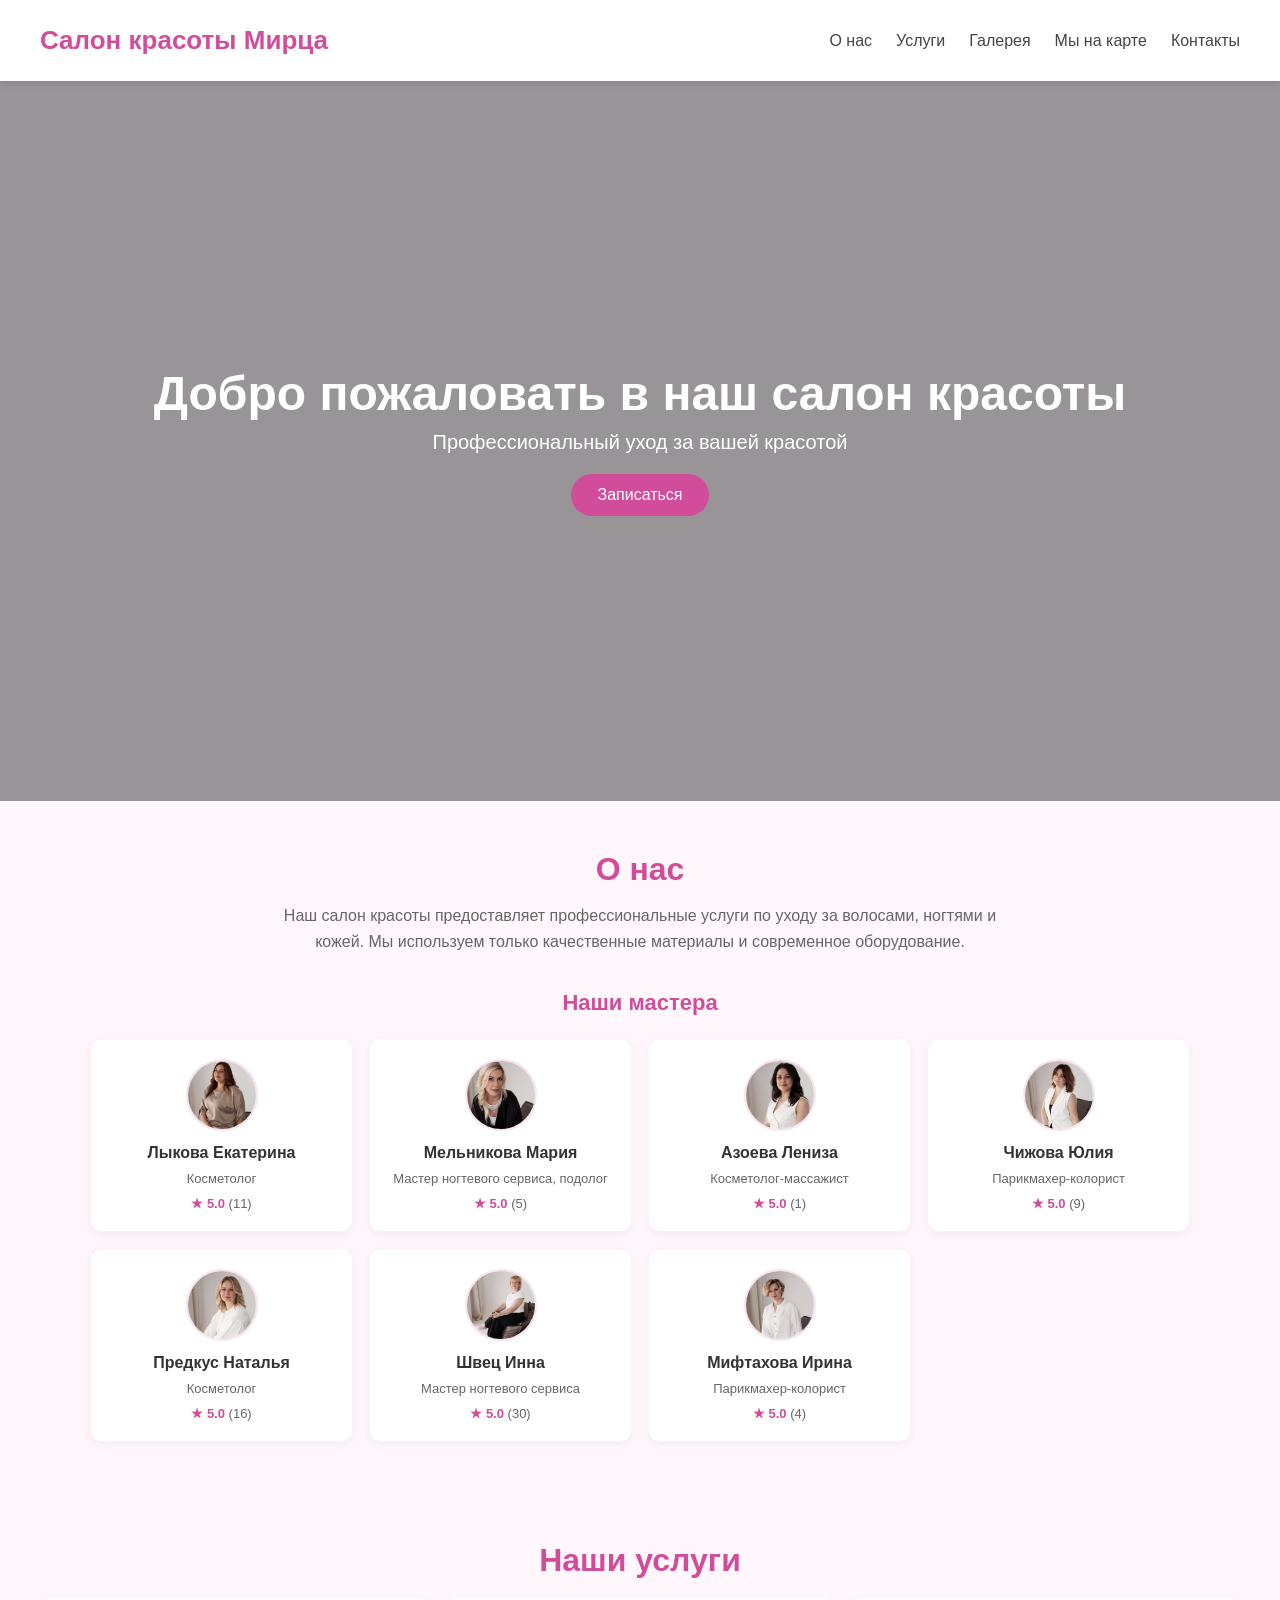
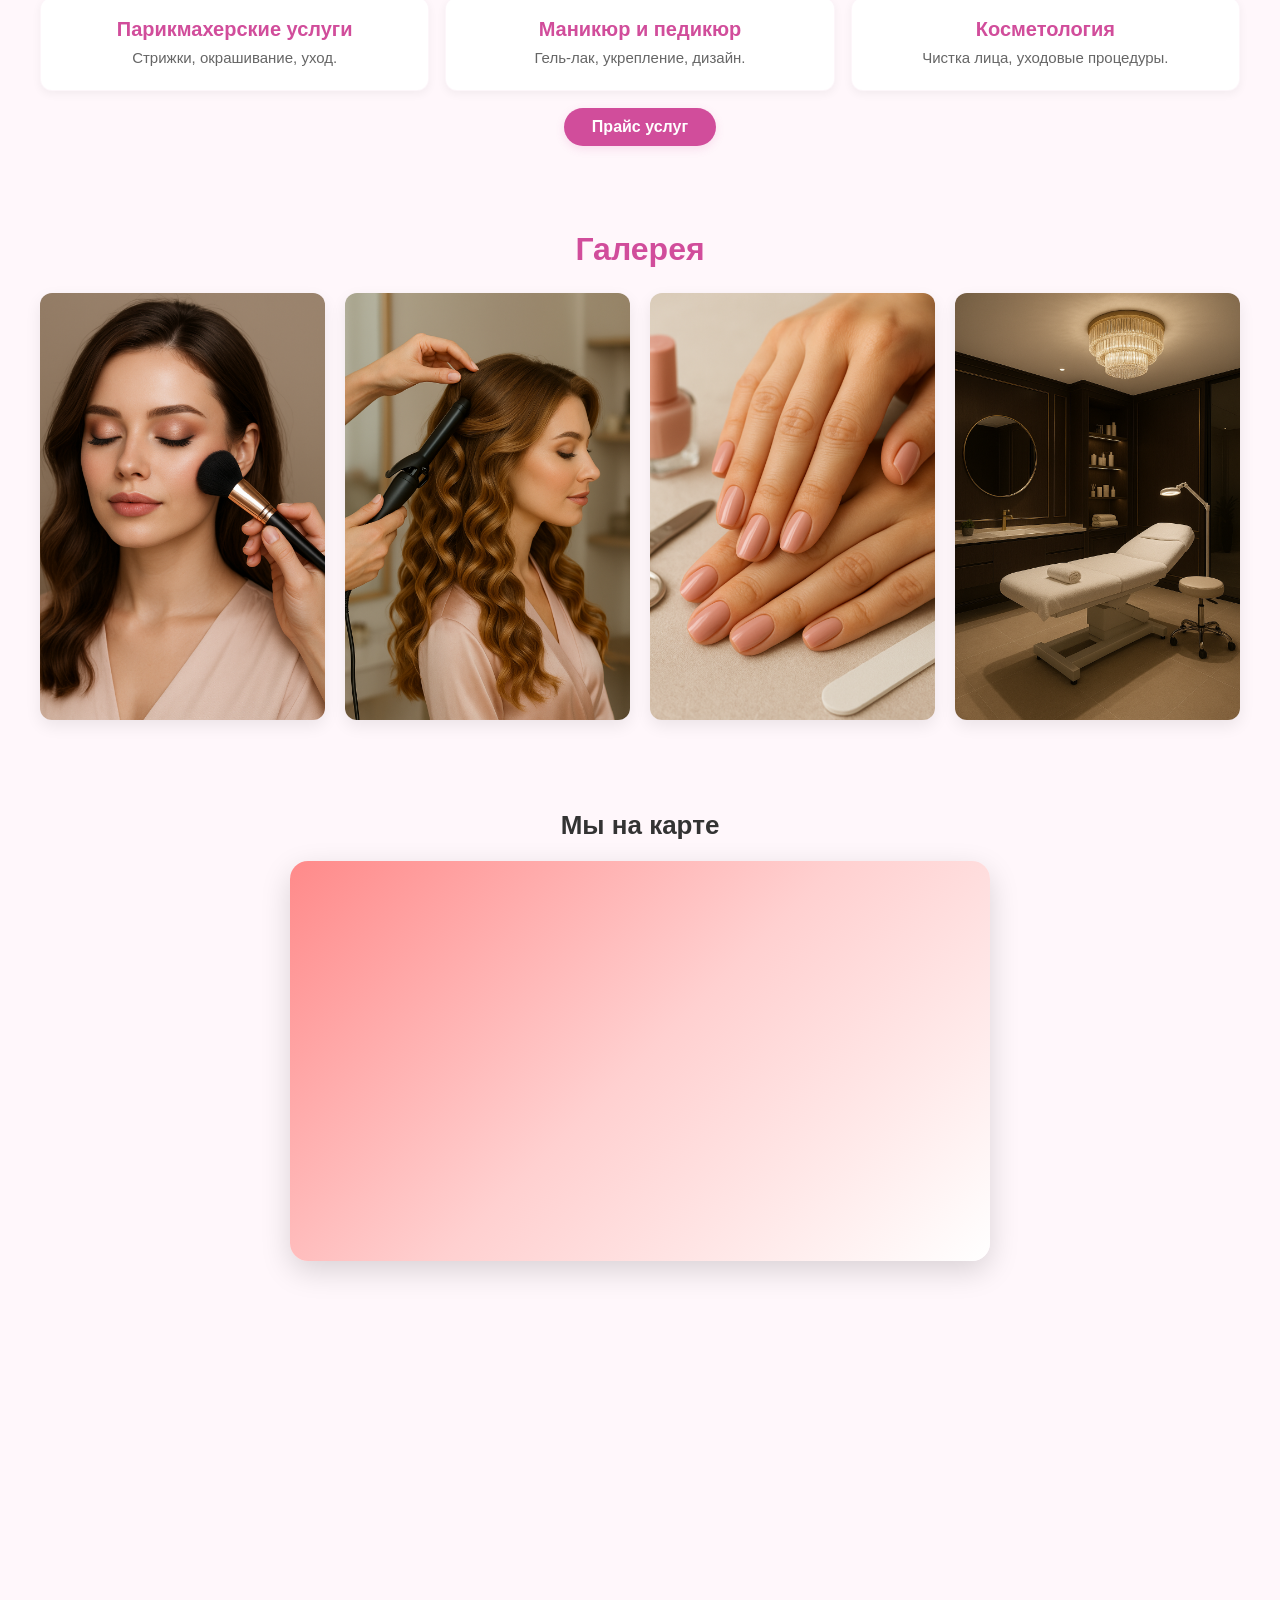
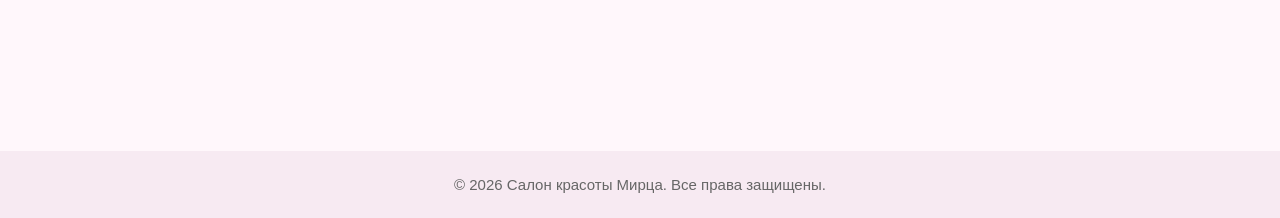
<file: index.html>
<!DOCTYPE html>
<html lang="ru">
<head>
  <meta charset="UTF-8" />
  <meta name="viewport" content="width=device-width, initial-scale=1.0" />
  <title>Мирца</title>
  <link rel="stylesheet" href="styles.css" />
  <link rel="icon" type="image/x-icon" href="/favicon.ico">
  
  <style>
    /* Временные стили для проверки формы */
    .contact-form input.error-field,
    .contact-form textarea.error-field {
      border-color: #d14d9b;
      box-shadow: 0 0 0 3px rgba(209,77,155,0.1);
    }
  </style>
</head>
<body>
	
  <header id="top" class="header">
    <div class="logo">Салон красоты Мирца</div>
    <nav class="nav">
        <a href="#about">О нас</a>
        <a href="#services">Услуги</a>
        <a href="#gallery">Галерея</a>
		<a href="#map">Мы на карте</a>
        <a href="#contacts">Контакты</a>
    </nav>
    <div class="burger">
        <span></span>
        <span></span>
        <span></span>
    </div>
</header>
	<div class="page">
  <section class="hero">
    <h1>Добро пожаловать в наш салон красоты</h1>
    <p>Профессиональный уход за вашей красотой</p>
    <a href="#contacts" class="btn">Записаться</a>
  </section>

  <section id="about" class="section section--about">
    <h2>О нас</h2>
    <p class="about-intro">Наш салон красоты предоставляет профессиональные услуги по уходу за волосами, ногтями и кожей. Мы используем только качественные материалы и современное оборудование.</p>

    <div class="about-masters">
      <h3 class="about-masters__title">Наши мастера</h3>
      <div class="masters-grid">
        <article class="master-card">
          <img class="master-card__avatar" src="images/masters/lykova.jpg" alt="Лыкова Екатерина" width="72" height="72" loading="lazy">
          <h4 class="master-card__name">Лыкова Екатерина</h4>
          <p class="master-card__role">Косметолог</p>
          <p class="master-card__rating">★ 5.0 <span>(11)</span></p>
        </article>

        <article class="master-card">
          <img class="master-card__avatar" src="images/masters/melnikova.jpg" alt="Мельникова Мария" width="72" height="72" loading="lazy">
          <h4 class="master-card__name">Мельникова Мария</h4>
          <p class="master-card__role">Мастер ногтевого сервиса, подолог</p>
          <p class="master-card__rating">★ 5.0 <span>(5)</span></p>
        </article>

        <article class="master-card">
          <img class="master-card__avatar" src="images/masters/azoeva.jpg" alt="Азоева Лениза" width="72" height="72" loading="lazy">
          <h4 class="master-card__name">Азоева Лениза</h4>
          <p class="master-card__role">Косметолог-массажист</p>
          <p class="master-card__rating">★ 5.0 <span>(1)</span></p>
        </article>

        <article class="master-card">
          <img class="master-card__avatar" src="images/masters/chizhova.jpg" alt="Чижова Юлия" width="72" height="72" loading="lazy">
          <h4 class="master-card__name">Чижова Юлия</h4>
          <p class="master-card__role">Парикмахер-колорист</p>
          <p class="master-card__rating">★ 5.0 <span>(9)</span></p>
        </article>

        <article class="master-card">
          <img class="master-card__avatar" src="images/masters/predkus.jpg" alt="Предкус Наталья" width="72" height="72" loading="lazy">
          <h4 class="master-card__name">Предкус Наталья</h4>
          <p class="master-card__role">Косметолог</p>
          <p class="master-card__rating">★ 5.0 <span>(16)</span></p>
        </article>

        <article class="master-card">
          <img class="master-card__avatar" src="images/masters/shvets.jpg" alt="Швец Инна" width="72" height="72" loading="lazy">
          <h4 class="master-card__name">Швец Инна</h4>
          <p class="master-card__role">Мастер ногтевого сервиса</p>
          <p class="master-card__rating">★ 5.0 <span>(30)</span></p>
        </article>

        <article class="master-card">
          <img class="master-card__avatar" src="images/masters/miftahova.jpg" alt="Мифтахова Ирина" width="72" height="72" loading="lazy">
          <h4 class="master-card__name">Мифтахова Ирина</h4>
          <p class="master-card__role">Парикмахер-колорист</p>
          <p class="master-card__rating">★ 5.0 <span>(4)</span></p>
        </article>

      </div>
    </div>
  </section>

  <section id="services" class="section">
    <h2>Наши услуги</h2>
    <div class="services-grid">
      <div class="service-card">
        <h3>Парикмахерские услуги</h3>
        <p>Стрижки, окрашивание, уход.</p>
      </div>
      <div class="service-card">
        <h3>Маникюр и педикюр</h3>
        <p>Гель-лак, укрепление, дизайн.</p>
      </div>
      <div class="service-card">
        <h3>Косметология</h3>
        <p>Чистка лица, уходовые процедуры.</p>
      </div>
		</div>
		<a href="#" class="btn" id="openPrice">Прайс услуг</a>
  </section>

  <section id="gallery" class="section gallery">
    <h2>Галерея</h2>
    <div class="gallery-grid">
      <img src="images/makeup.png" alt="makeup" />
      <img src="images/styling.png" alt="styling" />
      <img src="images/manicure.png" alt="manicure" />
      <img src="images/interior1.png" alt="interior" />
    </div>
  </section>

	<section id="map" class="map-section">
    <h2 class="map-title">Мы на карте</h2>
    
    <div class="map-wrapper">
        <iframe
            src="https://yandex.ru/map-widget/v1/?ll=43.058604%2C44.061598&mode=search&oid=1846280213&ol=biz&z=14.69"
            frameborder="0"
            allowfullscreen="true">
        </iframe>
    </div>
	</section>	

  <section id="contacts" class="section">
    <h2>Контакты</h2>
    <p>Адрес: Московская ул., 99, Пятигорск</p>
    <p>Телефон: +7 (938) 653-65-65</p>
    <form class="contact-form" method="POST" action="#" novalidate>

  <div class="form-group">
    <input type="text" name="name" id="name" placeholder="Ваше имя" required>
    <div class="error"></div>
  </div>

  <div class="form-group">
    <input type="text" name="phone" id="phone" placeholder="Ваш телефон" required>
    <div class="error"></div>
  </div>

  <div class="form-group">
    <textarea name="message" id="message" placeholder="Ваше сообщение" required></textarea>
    <div class="error"></div>
  </div>

  <button type="submit">Отправить</button>
	
</form>
	
  </section>

  <footer class="footer">© 2026 Салон красоты Мирца. Все права защищены.</footer>
	
	<script src="validate.js"></script>
	<script src="menu.js"></script>
	
	<script>
  // Автоматическое обновление версии CSS
  const cssLink = document.querySelector('link[href="styles.css"]');

  if (cssLink) {
    const version = Date.now();
    cssLink.href = `styles.css?v=${version}`;
  }
	</script>
	</div>
	<div class="menu-overlay"></div>
	<div class="price-modal" id="priceModal">
  <div class="price-modal__content">
    <button class="price-modal__close" id="closePrice">×</button>
    <h2>Прайс услуг</h2>
    <p class="price-modal__subtitle">Выберите услугу и запишитесь прямо сейчас</p>

    <div class="price-grid">

      <div class="price-card">
        <div class="price-card__image service-label hair-service">
          <div class="service-text">Укладка волос</div>
		</div>        
        <p class="price-card__description">Выбирая "Укладку волос", вы выбираете качество. Профессиональный подход и уютная атмосфера ждут вас. Салон красоты Мирца Пятигорск.</p>
        <div class="price-card__footer">
          <span class="price-card__price">2000 ₽</span>
          <a href="#contacts" class="price-card__action close-price-btn">Записаться</a>
        </div>
      </div>

      <div class="price-card">
        <div class="price-card__image service-label hair-service">
          <div class="service-text">Укладка локоны на брашинг</div>
        </div>
        <p class="price-card__description">Сочетание заботы и мастерства. Комфорт, внимание к деталям и превосходный результат.</p>
        <div class="price-card__footer">
          <span class="price-card__price">1400 ₽</span>
          <a href="#contacts" class="price-card__action close-price-btn">Записаться</a>
        </div>
      </div>

      <div class="price-card">
        <div class="price-card__image service-label hair-service">
          <div class="service-text">Укладка волос</div>
        </div>
        <p class="price-card__description">Профессиональный подход и уютная атмосфера для идеального результата.</p>
        <div class="price-card__footer">
          <span class="price-card__price">1200 ₽</span>
          <a href="#contacts" class="price-card__action close-price-btn">Записаться</a>
        </div>
      </div>

      <div class="price-card">
        <div class="price-card__image service-label hair-service">
          <div class="service-text">Женская стрижка</div>
        </div>
        <p class="price-card__description">Индивидуальный подход и подчёркивание вашей естественной красоты.</p>
        <div class="price-card__footer">
          <span class="price-card__price">1800 ₽</span>
          <a href="#contacts" class="price-card__action close-price-btn">Записаться</a>
        </div>
      </div>

      <div class="price-card">
        <div class="price-card__image service-label hair-service">
          <div class="service-text">Мужская стрижка</div>
        </div>
        <p class="price-card__description">Чёткие линии, стиль и уверенный внешний вид.</p>
        <div class="price-card__footer">
          <span class="price-card__price">1000 ₽</span>
          <a href="#contacts" class="price-card__action close-price-btn">Записаться</a>
        </div>
      </div>

      <div class="price-card">
        <div class="price-card__image service-label hair-service">
          <div class="service-text">Окрашивание в один тон</div>
        </div>
        <p class="price-card__description">Глубокий цвет и блеск с бережным отношением к волосам.</p>
        <div class="price-card__footer">
          <span class="price-card__price">3500 ₽</span>
          <a href="#contacts" class="price-card__action close-price-btn">Записаться</a>
        </div>
      </div>

      <div class="price-card">
        <div class="price-card__image service-label hair-service">
          <div class="service-text">Сложное окрашивание</div>
        </div>
        <p class="price-card__description">AirTouch, Balayage, Shatush — индивидуальный подбор оттенков.</p>
        <div class="price-card__footer">
          <span class="price-card__price">от 6000 ₽</span>
          <a href="#contacts" class="price-card__action close-price-btn">Записаться</a>
        </div>
      </div>

      <div class="price-card">
        <div class="price-card__image service-label hair-service">
          <div class="service-text">Ботокс / Кератин</div>
        </div>
        <p class="price-card__description">Восстановление структуры, гладкость и блеск волос.</p>
        <div class="price-card__footer">
          <span class="price-card__price">3000 ₽</span>
          <a href="#contacts" class="price-card__action close-price-btn">Записаться</a>
        </div>
      </div>

      <div class="price-card">
        <div class="price-card__image service-label nails-service">
          <div class="service-text">Маникюр классический</div>
        </div>
        <p class="price-card__description">Аккуратная обработка и эстетика в каждой детали.</p>
        <div class="price-card__footer">
          <span class="price-card__price">900 ₽</span>
          <a href="#contacts" class="price-card__action close-price-btn">Записаться</a>
        </div>
      </div>

      <div class="price-card">
        <div class="price-card__image service-label nails-service">
          <div class="service-text">Маникюр с гель-лаком</div>
        </div>
        <p class="price-card__description">Стойкое покрытие и ухоженный вид до 3 недель.</p>
        <div class="price-card__footer">
          <span class="price-card__price">1600 ₽</span>
          <a href="#contacts" class="price-card__action close-price-btn">Записаться</a>
        </div>
      </div>

      <div class="price-card">
        <div class="price-card__image service-label nails-service">
          <div class="service-text">Педикюр</div>
        </div>
        <p class="price-card__description">Комфортная процедура и аккуратный результат.</p>
        <div class="price-card__footer">
          <span class="price-card__price">1800 ₽</span>
          <a href="#contacts" class="price-card__action close-price-btn">Записаться</a>
        </div>
      </div>

      <div class="price-card">
        <div class="price-card__image service-label nails-service">
          <div class="service-text">Уход за лицом</div>
        </div>
        <p class="price-card__description">Свежесть, сияние и профессиональный уход.</p>
        <div class="price-card__footer">
          <span class="price-card__price">2500 ₽</span>
          <a href="#contacts" class="price-card__action close-price-btn">Записаться</a>
        </div>
      </div>

    </div>
  </div>
</div>
</body>
</html>
</file>
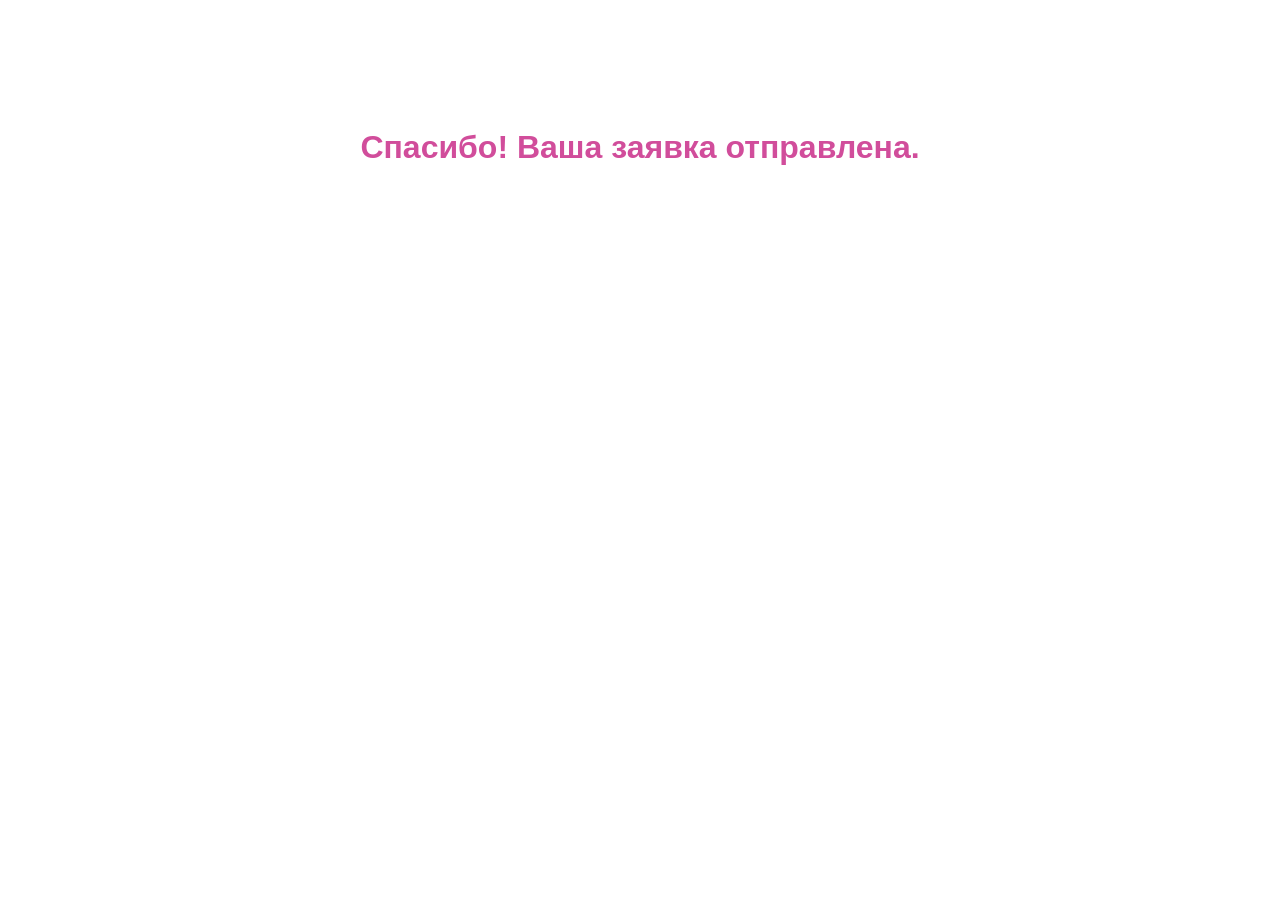
<file: thankyou.html>
<!DOCTYPE html>
<html lang="ru">
<head>
  <meta charset="UTF-8">
  <title>Спасибо!</title>
  <style>
    body {
      font-family: sans-serif;
      text-align: center;
      padding-top: 100px;
      color: #d14d9b;
    }
  </style>
</head>
<body>
  <h1>Спасибо! Ваша заявка отправлена.</h1>
</body>
</html>
</file>
<file: styles.css>
/* Основные стили для сайта-визитки салона красоты */

* {
  margin: 0;
  padding: 0;
  box-sizing: border-box;
  font-family: "Segoe UI", sans-serif;
}

:root {
  --primary: #d14d9b;
  --primary-dark: #b83f87;
  --bg: #fff7fb;
  --white: #fff;
  --gray: #666;
}

body {
  background: var(--bg);
  color: #333;
  overflow-x: hidden;
}

/* HEADER - ВЫШЕ ОВЕРЛЕЯ */
.header {
  display: flex;
  justify-content: space-between;
  align-items: center;
  padding: 20px 40px;
  background: var(--white);
  box-shadow: 0 2px 8px rgba(0,0,0,0.1);
  position: sticky;
  top: 0;
  z-index: 2000;
}

.logo {
  font-size: 26px;
  font-weight: bold;
  color: var(--primary);
  cursor: pointer;
  transition: opacity 0.3s;
  padding: 5px 0;
  user-select: none;
}

.logo:hover {
  opacity: 0.8;
}

/* HERO */
.hero {
  background: linear-gradient(rgba(0,0,0,0.4), rgba(0,0,0,0.4)), url('https://n1s2.hsmedia.ru/cd/70/9a/cd709a7eae20fd0a58c5364a9e1302ef/1000x745_0xac120003_861746761603794264.webp') no-repeat center/cover;
  height: 80vh;
  display: flex;
  flex-direction: column;
  justify-content: center;
  align-items: center;
  text-align: center;
  color: white;
  padding: 20px;
}

.hero h1 {
  font-size: 48px;
  margin-bottom: 10px;
}

.hero p {
  font-size: 20px;
  margin-bottom: 20px;
}

/* ОБЩАЯ КНОПКА */
.btn {
  background: var(--primary);
  padding: 12px 26px;
  border-radius: 30px;
  color: white;
  text-decoration: none;
  transition: 0.3s;
  display: inline-block;
  font-weight: 500;
}

.btn:hover {
  background: var(--primary-dark);
  transform: translateY(-2px);
  box-shadow: 0 6px 15px rgba(209, 77, 155, 0.3);
}

/* GENERAL SECTIONS */
.section {
  padding: 50px 40px;
  text-align: center;
}

.section h2 {
  font-size: 32px;
  margin-bottom: 15px;
  color: var(--primary);
}

/* ================================ */
/* ABOUT — МАСТЕРА */
/* ================================ */

.section--about .about-intro {
  max-width: 720px;
  margin: 0 auto 36px;
  line-height: 1.6;
  color: var(--gray);
}

.about-masters {
  margin-top: 8px;
}

.about-masters__title {
  font-size: 22px;
  font-weight: 600;
  color: var(--primary);
  margin-bottom: 22px;
}

.masters-grid {
  display: grid;
  grid-template-columns: repeat(auto-fill, minmax(220px, 1fr));
  gap: 16px;
  max-width: 1100px;
  margin: 0 auto;
  text-align: left;
}

.master-card {
  display: flex;
  flex-direction: column;
  align-items: center;
  text-align: center;
  padding: 20px 16px;
  background: var(--white);
  border-radius: 12px;
  box-shadow: 0 3px 10px rgba(0, 0, 0, 0.05);
  border: 1px solid rgba(209, 77, 155, 0.08);
  transition: transform 0.25s ease, box-shadow 0.25s ease;
}

.master-card:hover {
  transform: translateY(-3px);
  box-shadow: 0 6px 16px rgba(209, 77, 155, 0.12);
}

.master-card__avatar {
  width: 72px;
  height: 72px;
  margin-bottom: 12px;
  border-radius: 50%;
  object-fit: cover;
  flex-shrink: 0;
  border: 2px solid rgba(209, 77, 155, 0.15);
}

.master-card__avatar--placeholder {
  display: flex;
  align-items: center;
  justify-content: center;
  font-size: 15px;
  font-weight: 700;
  color: var(--primary);
  background: linear-gradient(135deg, #ffd6e7, #ffc2d1);
  letter-spacing: 0.5px;
  object-fit: unset;
}

.master-card__name {
  font-size: 16px;
  font-weight: 600;
  color: #333;
  margin-bottom: 6px;
  line-height: 1.3;
}

.master-card__role {
  font-size: 13px;
  line-height: 1.4;
  color: var(--gray);
  margin-bottom: 8px;
  flex-grow: 1;
}

.master-card__rating {
  font-size: 13px;
  font-weight: 600;
  color: var(--primary);
  margin: 0;
}

.master-card__rating span {
  font-weight: 400;
  color: var(--gray);
}

@media (max-width: 480px) {
  .masters-grid {
    grid-template-columns: repeat(2, 1fr);
    gap: 12px;
  }

  .master-card {
    padding: 16px 10px;
  }

  .master-card__avatar {
    width: 64px;
    height: 64px;
  }

  .master-card__avatar--placeholder {
    font-size: 13px;
  }

  .master-card__name {
    font-size: 14px;
  }

  .master-card__role {
    font-size: 12px;
  }
}

/* ================================ */
/* SERVICES SECTION - МИНИМАЛИСТИЧНО */
/* ================================ */

#services {
  padding-bottom: 35px;
}

.services-grid {
  display: grid;
  grid-template-columns: repeat(auto-fit, minmax(250px, 1fr));
  gap: 16px;
  margin-top: 18px;
  margin-bottom: 5px;
}

.service-card {
  padding: 20px;
  background: var(--white);
  border-radius: 12px;
  box-shadow: 0 3px 10px rgba(0,0,0,0.05);
  transition: all 0.25s ease;
  border: 1px solid rgba(209, 77, 155, 0.05);
}

.service-card:hover {
  transform: translateY(-3px);
  box-shadow: 0 6px 16px rgba(209, 77, 155, 0.1);
}

.service-card h3 {
  color: var(--primary);
  margin-bottom: 6px;
  font-size: 20px;
  font-weight: 600;
}

.service-card p {
  color: var(--gray);
  line-height: 1.5;
  font-size: 15px;
  margin: 0;
}

/* Кнопка Прайс услуг - прилегает плотно */
#openPrice {
  display: inline-block;
  margin-top: 12px;
  text-align: center;
  padding: 10px 28px;
  font-size: 16px;
  font-weight: 600;
  background: var(--primary);
  box-shadow: 0 3px 10px rgba(209, 77, 155, 0.15);
  border-radius: 25px;
  border: none;
  transition: all 0.25s ease;
  color: white;
  text-decoration: none;
}

#openPrice:hover {
  background: var(--primary-dark);
  transform: translateY(-2px);
  box-shadow: 0 5px 15px rgba(209, 77, 155, 0.25);
}

/* GALLERY */
.gallery-grid {
  display: grid;
  grid-template-columns: repeat(auto-fit, minmax(250px, 1fr));
  gap: 20px;
  margin-top: 25px;
}

.gallery-grid img {
  width: 100%;
  border-radius: 12px;
  box-shadow: 0 6px 16px rgba(0,0,0,0.08);
  transition: all 0.4s ease;
}

.gallery-grid img:hover {
  transform: scale(1.03);
  box-shadow: 0 12px 24px rgba(0,0,0,0.12);
}

/* CONTACT FORM */
.contact-form {
  display: flex;
  flex-direction: column;
  width: 100%;
  max-width: 420px;
  margin: 20px auto 0;
}

.form-group {
  display: flex;
  flex-direction: column;
  width: 100%;
  margin-bottom: 4px;
}

.contact-form input,
.contact-form textarea {
  width: 100%;
  padding: 14px;
  margin-bottom: 0;
  border-radius: 10px;
  border: 1px solid #ddd;
  font-size: 16px;
  transition: 0.3s;
}

.contact-form input:focus,
.contact-form textarea:focus {
  outline: none;
  border-color: var(--primary);
  box-shadow: 0 0 0 3px rgba(209, 77, 155, 0.1);
}

.contact-form textarea.message-prefilled {
  border-color: var(--primary);
  box-shadow: 0 0 0 3px rgba(209, 77, 155, 0.12);
}

.contact-form button {
  background: linear-gradient(135deg, var(--primary), var(--primary-dark));
  color: white;
  padding: 16px;
  border-radius: 30px;
  cursor: pointer;
  transition: all 0.4s ease;
  border: none;
  font-size: 18px;
  font-weight: 600;
  margin-top: 15px;
  letter-spacing: 0.5px;
}

.contact-form button:hover {
  transform: translateY(-3px);
  box-shadow: 0 8px 20px rgba(209, 77, 155, 0.3);
}

/* FOOTER */
.footer {
  text-align: center;
  padding: 25px;
  background: #f7eaf2;
  color: #666;
  margin-top: 40px;
  font-size: 15px;
}

/* MAP SECTION */
.map-section {
  text-align: center;
  margin-top: 40px;
}

.map-title {
  font-size: 26px;
  font-weight: 700;
  margin-bottom: 20px;
  color: #333;
}

/* MAP WRAPPER */
.map-wrapper {
  width: 100%;
  max-width: 700px;
  height: 400px;
  margin: 0 auto;
  border-radius: 18px;
  overflow: hidden;
  padding: 4px;
  background: linear-gradient(135deg, #ff8a8a, #ffd0d0, #fff);
  box-shadow: 0 10px 30px rgba(0,0,0,0.15);
  transition: all 0.4s ease;
}

.map-wrapper:hover {
  box-shadow: 0 15px 35px rgba(0,0,0,0.2);
  transform: translateY(-5px);
}

.map-wrapper iframe {
  width: 100%;
  height: 100%;
  border: none;
  border-radius: 16px;
  display: block;
}

/* АДАПТИВ КАРТЫ */
@media (max-width: 600px) {
  .map-wrapper {
    height: 300px;
    border-radius: 14px;
  }
  .map-title {
    font-size: 22px;
  }
}

@media (max-width: 400px) {
  .map-wrapper {
    height: 250px;
  }
}

/* ================================ */
/* 🌫 OVERLAY - ПОД ХЕДЕРОМ И МЕНЮ */
/* ================================ */
.menu-overlay {
  position: fixed;
  inset: 0;
  background: rgba(255, 255, 255, 0.1);
  backdrop-filter: blur(6px);
  -webkit-backdrop-filter: blur(6px);
  opacity: 0;
  visibility: hidden;
  transition: opacity 0.3s ease, visibility 0.3s ease;
  z-index: 999;
  pointer-events: none;
}

.menu-overlay.active {
  opacity: 1;
  visibility: visible;
  pointer-events: auto;
}

@supports not (backdrop-filter: blur(6px)) {
  .menu-overlay {
    background: rgba(255, 247, 251, 0.7);
  }
}

/* ================================ */
/* 🍔 BURGER MENU */
/* ================================ */

/* Базовые стили бургера */
.burger {
  display: none;
  flex-direction: column;
  width: 32px;
  cursor: pointer;
  z-index: 2001;
  position: relative;
}

.burger span {
  height: 3px;
  background: var(--primary);
  margin: 4px 0;
  border-radius: 3px;
  transition: 0.3s ease;
}

/* Анимация активного бургера */
.burger.active span:nth-child(1) {
  transform: translateY(8px) rotate(45deg);
}
.burger.active span:nth-child(2) {
  opacity: 0;
}
.burger.active span:nth-child(3) {
  transform: translateY(-8px) rotate(-45deg);
}

/* ================================ */
/* 📱 МОБИЛЬНАЯ ВЕРСИЯ (≤ 768px) */
/* ================================ */
@media (max-width: 768px) {
  .burger {
    display: flex;
  }
  
  /* Навигация */
  .nav {
    position: fixed;
    top: 70px;
    right: -220px;
    width: 200px;
    background: var(--white);
    padding: 20px 25px;
    box-shadow: 0 8px 24px rgba(0,0,0,0.15);
    border-radius: 12px 0 0 12px;
    display: flex;
    flex-direction: column;
    transition: right 0.35s ease;
    z-index: 2000;
  }
  
  .nav.open {
    right: 0;
  }
  
  .nav a {
    margin: 12px 0;
    font-size: 18px;
    color: #444;
    text-decoration: none;
    transition: color 0.3s;
    font-weight: 500;
  }
  
  .nav a:hover {
    color: var(--primary);
  }
}

/* ================================ */
/* 💻 ДЕСКТОПНАЯ ВЕРСИЯ (≥ 769px) */
/* ================================ */
@media (min-width: 769px) {
  /* Десктопная навигация */
  .nav {
    display: flex;
    gap: 24px;
    position: static;
    background: none;
    box-shadow: none;
    padding: 0;
  }
  
  .nav a {
    margin: 0;
    font-size: 16px;
    color: #444;
    text-decoration: none;
    transition: color 0.3s;
    padding: 8px 0;
    font-weight: 500;
  }
  
  .nav a:hover {
    color: var(--primary);
  }
  
  /* Бургер скрыт на десктопе */
  .burger {
    display: none;
  }
}

/* ================================ */
/* ✨ АНИМАЦИИ И ЭФФЕКТЫ */
/* ================================ */

/* Плавное появление секций */
.section {
  opacity: 0;
  transform: translateY(20px);
  transition: opacity 0.8s ease, transform 0.8s ease;
}

.section.visible {
  opacity: 1;
  transform: translateY(0);
}

/* Плавный скролл для всех браузеров */
html {
  scroll-behavior: smooth;
  scroll-padding-top: 40px;
}

/* Для старых браузеров */
[id] {
  scroll-margin-top: 40px;
}

/* ================================ */
/* 💎 PRICE MODAL - ОБНОВЛЕННЫЙ СТИЛЬ */
/* ================================ */

.price-modal {
  position: fixed;
  inset: 0;
  background: rgba(255, 247, 251, 0.85);
  backdrop-filter: blur(8px);
  -webkit-backdrop-filter: blur(8px);
  opacity: 0;
  visibility: hidden;
  transition: all 0.3s ease;
  z-index: 3000;
  display: flex;
  align-items: center;
  justify-content: center;
  padding: 20px;
}

.price-modal.active {
  opacity: 1;
  visibility: visible;
}

.price-modal__content {
  background: var(--white);
  width: 100%;
  max-width: 1000px;
  padding: 40px;
  border-radius: 20px;
  position: relative;
  box-shadow: 0 20px 50px rgba(0,0,0,0.1);
  max-height: 85vh;
  overflow-y: auto;
  border: 1px solid rgba(209, 77, 155, 0.15);
}

.price-modal__close {
  position: absolute;
  top: 20px;
  right: 25px;
  background: none;
  border: none;
  font-size: 32px;
  cursor: pointer;
  color: var(--primary);
  line-height: 1;
  padding: 0;
  width: 36px;
  height: 36px;
  display: flex;
  align-items: center;
  justify-content: center;
  border-radius: 50%;
  transition: 0.3s;
}

.price-modal__close:hover {
  background: rgba(209, 77, 155, 0.1);
}

.price-modal h2 {
  text-align: center;
  font-size: 32px;
  color: var(--primary);
  margin-bottom: 10px;
  font-weight: 700;
}

.price-modal__subtitle {
  text-align: center;
  color: #666;
  font-size: 16px;
  margin-bottom: 40px;
  max-width: 600px;
  margin-left: auto;
  margin-right: auto;
}

/* ================================ */
/* НОВЫЙ ДИЗАЙН КАРТОЧЕК ПРАЙСА */
/* ================================ */

.price-grid {
  display: grid;
  grid-template-columns: repeat(auto-fit, minmax(300px, 1fr));
  gap: 24px;
  margin-top: 30px;
}

.price-card {
  background: var(--white);
  border-radius: 16px;
  padding: 24px;
  text-align: left;
  transition: all 0.3s ease;
  border: 1px solid rgba(209, 77, 155, 0.15);
  box-shadow: 0 4px 12px rgba(0,0,0,0.05);
  display: flex;
  flex-direction: column;
  height: 100%;
}

.price-card:hover {
  transform: translateY(-5px);
  box-shadow: 0 12px 25px rgba(209, 77, 155, 0.15);
  border-color: rgba(209, 77, 155, 0.3);
}

.price-card__image {
  height: 200px;
  border-radius: 12px;
  overflow: hidden;
  margin-bottom: 20px;
  background: linear-gradient(135deg, #f9c5d1, #fbe7ef);
  position: relative;
}

.price-card__image img {
  width: 100%;
  height: 100%;
  object-fit: cover;
  display: block;
}

.price-card__category {
  font-size: 14px;
  color: var(--primary);
  text-transform: uppercase;
  font-weight: 600;
  letter-spacing: 0.5px;
  margin-bottom: 8px;
  display: inline-block;
}

.price-card__title {
  font-size: 22px;
  color: #333;
  margin-bottom: 15px;
  font-weight: 700;
  line-height: 1.3;
}

.price-card__description {
  font-size: 15px;
  color: #555;
  line-height: 1.6;
  margin-bottom: 20px;
  flex-grow: 1;
}

.price-card__footer {
  display: flex;
  justify-content: space-between;
  align-items: center;
  margin-top: auto;
  padding-top: 15px;
  border-top: 1px solid rgba(0,0,0,0.08);
}

.price-card__price {
  font-size: 24px;
  font-weight: 800;
  color: var(--primary);
}

.price-card__action {
  background: var(--primary);
  color: white;
  border: none;
  padding: 10px 22px;
  border-radius: 25px;
  font-size: 14px;
  font-weight: 600;
  cursor: pointer;
  transition: all 0.3s ease;
  text-decoration: none;
  display: inline-block;
}

.price-card__action:hover {
  background: var(--primary-dark);
  transform: translateY(-2px);
  box-shadow: 0 5px 15px rgba(209, 77, 155, 0.3);
}

/* Для карточек без изображений */
.price-card:not(:has(.price-card__image img)) .price-card__image {
  display: flex;
  align-items: center;
  justify-content: center;
  background: linear-gradient(135deg, #f0f0f0, #f8f8f8);
}

.price-card:not(:has(.price-card__image img)) .price-card__image::before {
  content: "✨";
  font-size: 40px;
  opacity: 0.7;
}

/* ================================ */
/* АДАПТИВ МОДАЛЬНОГО ОКНА */
/* ================================ */

@media (max-width: 768px) {
  .price-modal__content {
    padding: 30px 20px;
    margin: 10px;
    border-radius: 18px;
  }
  
  .price-grid {
    grid-template-columns: 1fr;
    gap: 20px;
  }
  
  .price-modal h2 {
    font-size: 28px;
  }
  
  .price-card__image {
    height: 180px;
  }
  
  .price-card__title {
    font-size: 20px;
  }
  
  .price-card__price {
    font-size: 22px;
  }
  
  .header {
    padding: 15px 20px;
  }
  
  .hero h1 {
    font-size: 36px;
  }
  
  .hero p {
    font-size: 18px;
  }
  
  .section {
    padding: 40px 20px;
  }
  
  .service-card {
    padding: 18px 16px;
  }
  
  .service-card h3 {
    font-size: 18px;
  }
  
  #openPrice {
    padding: 10px 24px;
    font-size: 15px;
  }
  
  .services-grid {
    gap: 14px;
    margin-top: 16px;
  }
}

@media (max-width: 480px) {
  .price-modal__content {
    padding: 25px 15px;
  }
  
  .price-card {
    padding: 20px;
  }
  
  .price-card__image {
    height: 160px;
  }
  
  .price-modal h2 {
    font-size: 24px;
  }
  
  .price-card__title {
    font-size: 18px;
  }
  
  .price-card__price {
    font-size: 20px;
  }
  
  .price-card__action {
    padding: 8px 18px;
    font-size: 13px;
  }
  
  .hero h1 {
    font-size: 28px;
  }
  
  .section h2 {
    font-size: 26px;
  }
  
  .services-grid {
    grid-template-columns: 1fr;
    gap: 12px;
  }
}

/* ================================ */
/* 🎨 СТИЛЬНЫЕ НАДПИСИ ВМЕСТО ФОТОГРАФИЙ */
/* ================================ */

.price-card__image.service-label {
  display: flex;
  align-items: center;
  justify-content: center;
  background: linear-gradient(135deg, #f9c5d1, #ffb6c1);
  position: relative;
  overflow: hidden;
}

.price-card__image.service-label::before {
  content: '';
  position: absolute;
  top: 0;
  left: 0;
  right: 0;
  bottom: 0;
  background: linear-gradient(45deg, 
    rgba(255,255,255,0.1) 0%, 
    rgba(255,255,255,0.2) 50%, 
    rgba(255,255,255,0.1) 100%);
  z-index: 1;
}

.price-card__image.service-label .service-text {
  position: relative;
  z-index: 2;
  font-size: 28px;
  font-weight: 800;
  color: var(--primary);
  text-align: center;
  padding: 20px;
  text-shadow: 2px 2px 4px rgba(0,0,0,0.1);
  letter-spacing: 1px;
  line-height: 1.2;
}

/* Разные стили для разных категорий услуг */
.price-card__image.hair-service {
  background: linear-gradient(135deg, #f9c5d1, #ffb6c1);
}

.price-card__image.hair-service .service-text {
  color: #b83f87;
}

.price-card__image.nails-service {
  background: linear-gradient(135deg, #ffd6e7, #ffc2d1);
}

.price-card__image.nails-service .service-text {
  color: #d14d9b;
}

.price-card__image.cosmetology-service {
  background: linear-gradient(135deg, #f0f8ff, #e6f7ff);
}

.price-card__image.cosmetology-service .service-text {
  color: #9b4dd1;
}

/* Декоративные элементы */
.price-card__image.service-label::after {
  content: '';
  position: absolute;
  top: 10px;
  right: 10px;
  width: 40px;
  height: 40px;
  background: url("data:image/svg+xml,%3Csvg xmlns='http://www.w3.org/2000/svg' viewBox='0 0 24 24' fill='rgba(255,255,255,0.3)'%3E%3Cpath d='M12 2C6.48 2 2 6.48 2 12s4.48 10 10 10 10-4.48 10-10S17.52 2 12 2zm-2 15l-5-5 1.41-1.41L10 14.17l7.59-7.59L19 8l-9 9z'/%3E%3C/svg%3E") no-repeat center;
  background-size: contain;
  opacity: 0.5;
}

/* Адаптив для надписей */
@media (max-width: 768px) {
  .price-card__image.service-label .service-text {
    font-size: 24px;
    padding: 15px;
  }
  
  .price-card__image.service-label::after {
    width: 30px;
    height: 30px;
  }
}

@media (max-width: 480px) {
  .price-card__image.service-label .service-text {
    font-size: 20px;
    padding: 10px;
  }
}
</file>
